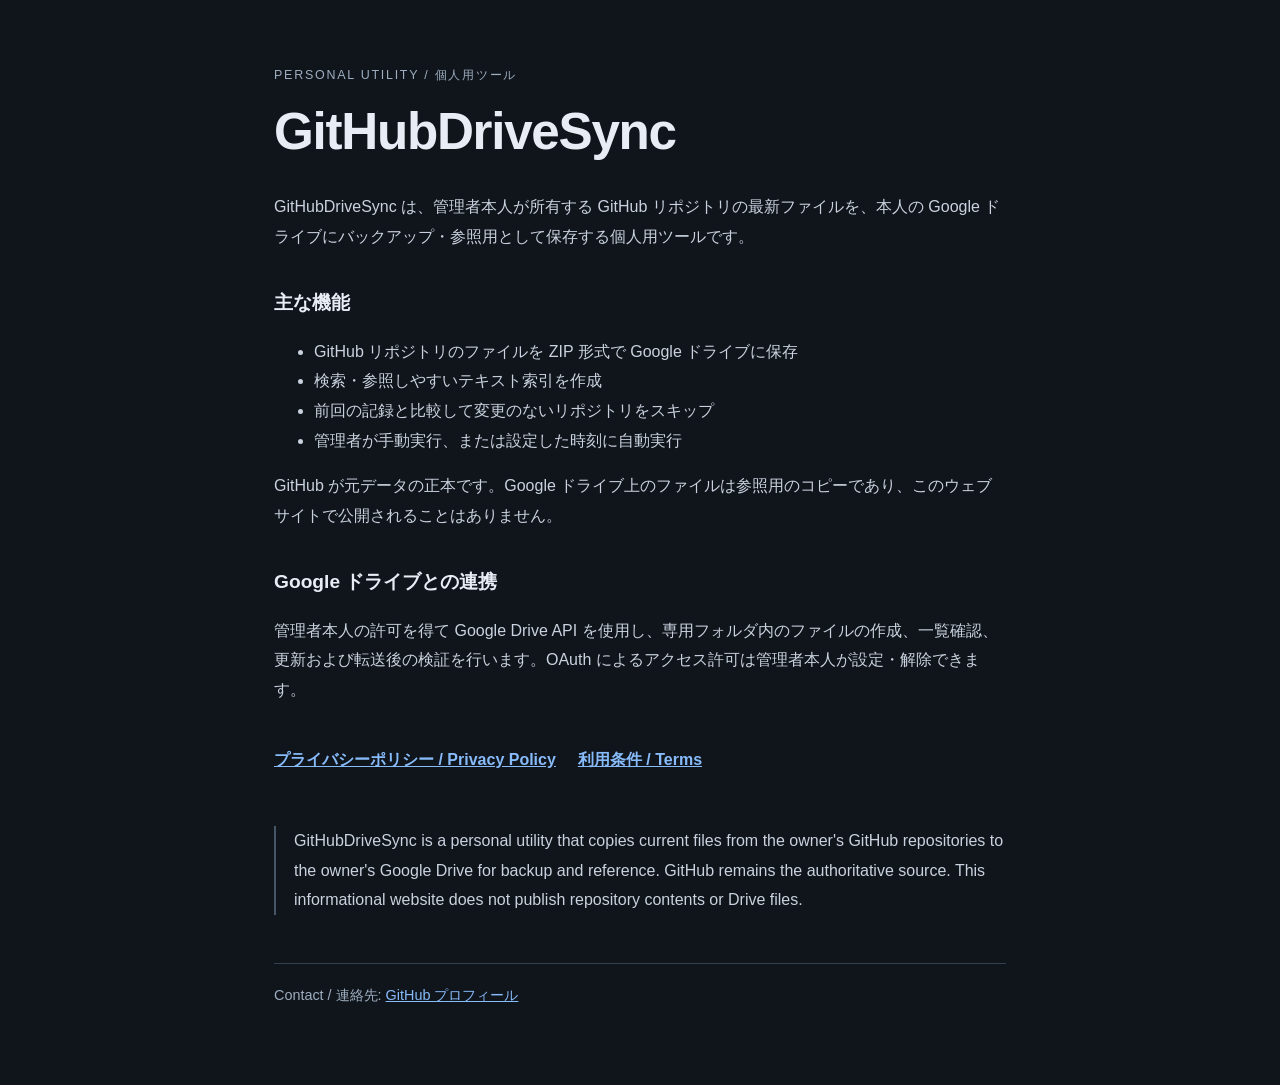
<file: oauth-site/index.html>
<!doctype html>
<html lang="ja">
<head>
  <meta charset="utf-8">
  <meta name="viewport" content="width=device-width, initial-scale=1">
  <meta name="description" content="GitHubDriveSync は、所有する GitHub リポジトリの最新ファイルを Google ドライブに保存する個人用同期ツールです。">
  <title>GitHubDriveSync — アプリについて</title>
  <link rel="stylesheet" href="styles.css">
</head>
<body>
  <main>
    <p class="eyebrow">Personal utility / 個人用ツール</p>
    <h1>GitHubDriveSync</h1>
    <p>GitHubDriveSync は、管理者本人が所有する GitHub リポジトリの最新ファイルを、本人の Google ドライブにバックアップ・参照用として保存する個人用ツールです。</p>
    <h2>主な機能</h2>
    <ul>
      <li>GitHub リポジトリのファイルを ZIP 形式で Google ドライブに保存</li>
      <li>検索・参照しやすいテキスト索引を作成</li>
      <li>前回の記録と比較して変更のないリポジトリをスキップ</li>
      <li>管理者が手動実行、または設定した時刻に自動実行</li>
    </ul>
    <p>GitHub が元データの正本です。Google ドライブ上のファイルは参照用のコピーであり、このウェブサイトで公開されることはありません。</p>
    <h2>Google ドライブとの連携</h2>
    <p>管理者本人の許可を得て Google Drive API を使用し、専用フォルダ内のファイルの作成、一覧確認、更新および転送後の検証を行います。OAuth によるアクセス許可は管理者本人が設定・解除できます。</p>
    <nav aria-label="関連情報">
      <a href="privacy.html">プライバシーポリシー / Privacy Policy</a>
      <a href="terms.html">利用条件 / Terms</a>
    </nav>
    <p class="en">GitHubDriveSync is a personal utility that copies current files from the owner's GitHub repositories to the owner's Google Drive for backup and reference. GitHub remains the authoritative source. This informational website does not publish repository contents or Drive files.</p>
    <footer>Contact / 連絡先: <a href="https://github.com/osanamikoji">GitHub プロフィール</a></footer>
  </main>
</body>
</html>
</file>
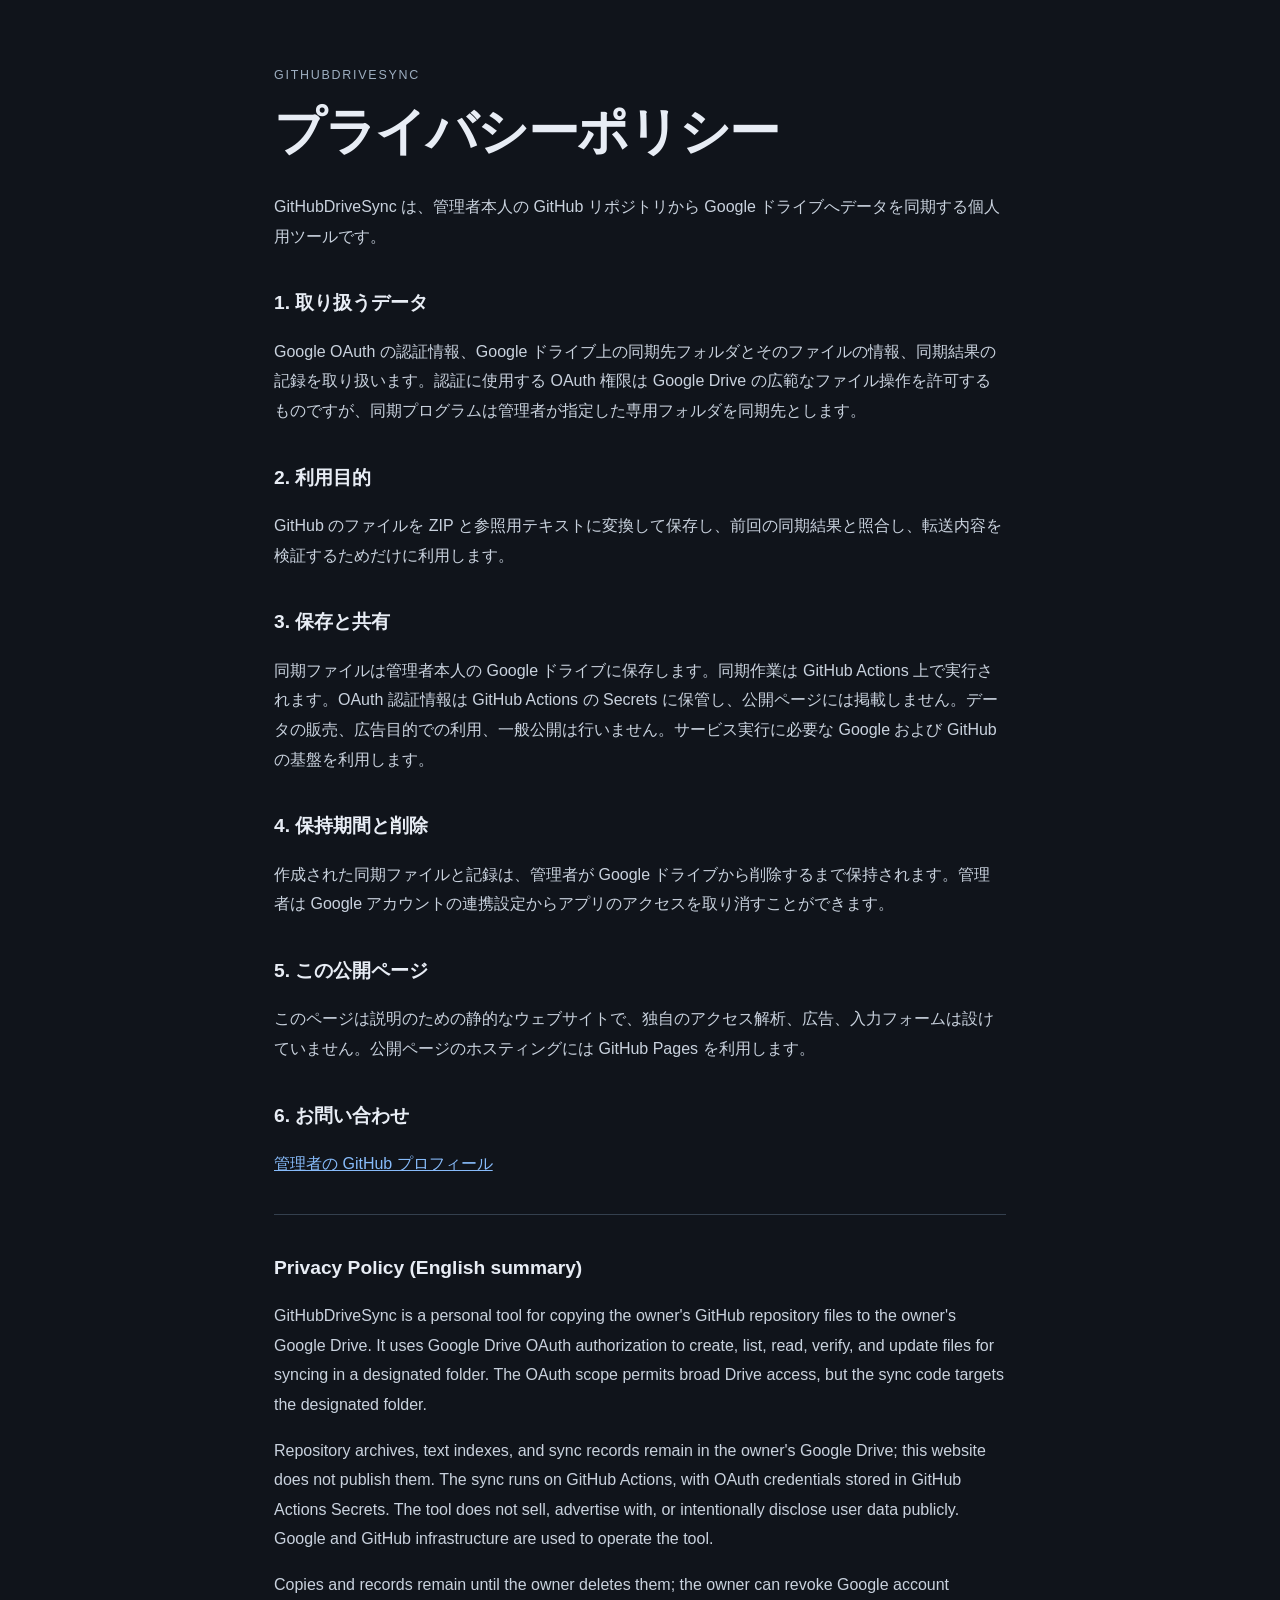
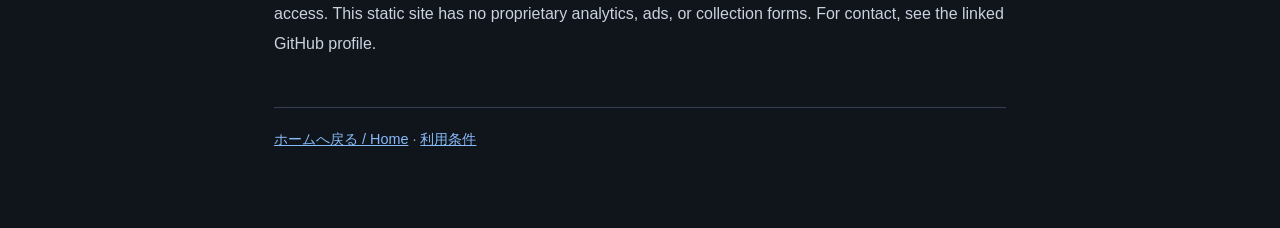
<file: oauth-site/privacy.html>
<!doctype html>
<html lang="ja">
<head>
  <meta charset="utf-8">
  <meta name="viewport" content="width=device-width, initial-scale=1">
  <meta name="description" content="GitHubDriveSync のプライバシーポリシー。">
  <title>プライバシーポリシー — GitHubDriveSync</title>
  <link rel="stylesheet" href="styles.css">
</head>
<body>
  <main>
    <p class="eyebrow">GitHubDriveSync</p>
    <h1>プライバシーポリシー</h1>
    <p>GitHubDriveSync は、管理者本人の GitHub リポジトリから Google ドライブへデータを同期する個人用ツールです。</p>

    <h2>1. 取り扱うデータ</h2>
    <p>Google OAuth の認証情報、Google ドライブ上の同期先フォルダとそのファイルの情報、同期結果の記録を取り扱います。認証に使用する OAuth 権限は Google Drive の広範なファイル操作を許可するものですが、同期プログラムは管理者が指定した専用フォルダを同期先とします。</p>

    <h2>2. 利用目的</h2>
    <p>GitHub のファイルを ZIP と参照用テキストに変換して保存し、前回の同期結果と照合し、転送内容を検証するためだけに利用します。</p>

    <h2>3. 保存と共有</h2>
    <p>同期ファイルは管理者本人の Google ドライブに保存します。同期作業は GitHub Actions 上で実行されます。OAuth 認証情報は GitHub Actions の Secrets に保管し、公開ページには掲載しません。データの販売、広告目的での利用、一般公開は行いません。サービス実行に必要な Google および GitHub の基盤を利用します。</p>

    <h2>4. 保持期間と削除</h2>
    <p>作成された同期ファイルと記録は、管理者が Google ドライブから削除するまで保持されます。管理者は Google アカウントの連携設定からアプリのアクセスを取り消すことができます。</p>

    <h2>5. この公開ページ</h2>
    <p>このページは説明のための静的なウェブサイトで、独自のアクセス解析、広告、入力フォームは設けていません。公開ページのホスティングには GitHub Pages を利用します。</p>

    <h2>6. お問い合わせ</h2>
    <p><a href="https://github.com/osanamikoji">管理者の GitHub プロフィール</a></p>

    <hr>
    <h2 lang="en">Privacy Policy (English summary)</h2>
    <div lang="en">
      <p>GitHubDriveSync is a personal tool for copying the owner's GitHub repository files to the owner's Google Drive. It uses Google Drive OAuth authorization to create, list, read, verify, and update files for syncing in a designated folder. The OAuth scope permits broad Drive access, but the sync code targets the designated folder.</p>
      <p>Repository archives, text indexes, and sync records remain in the owner's Google Drive; this website does not publish them. The sync runs on GitHub Actions, with OAuth credentials stored in GitHub Actions Secrets. The tool does not sell, advertise with, or intentionally disclose user data publicly. Google and GitHub infrastructure are used to operate the tool.</p>
      <p>Copies and records remain until the owner deletes them; the owner can revoke Google account access. This static site has no proprietary analytics, ads, or collection forms. For contact, see the linked GitHub profile.</p>
    </div>
    <footer><a href="index.html">ホームへ戻る / Home</a> · <a href="terms.html">利用条件</a></footer>
  </main>
</body>
</html>
</file>
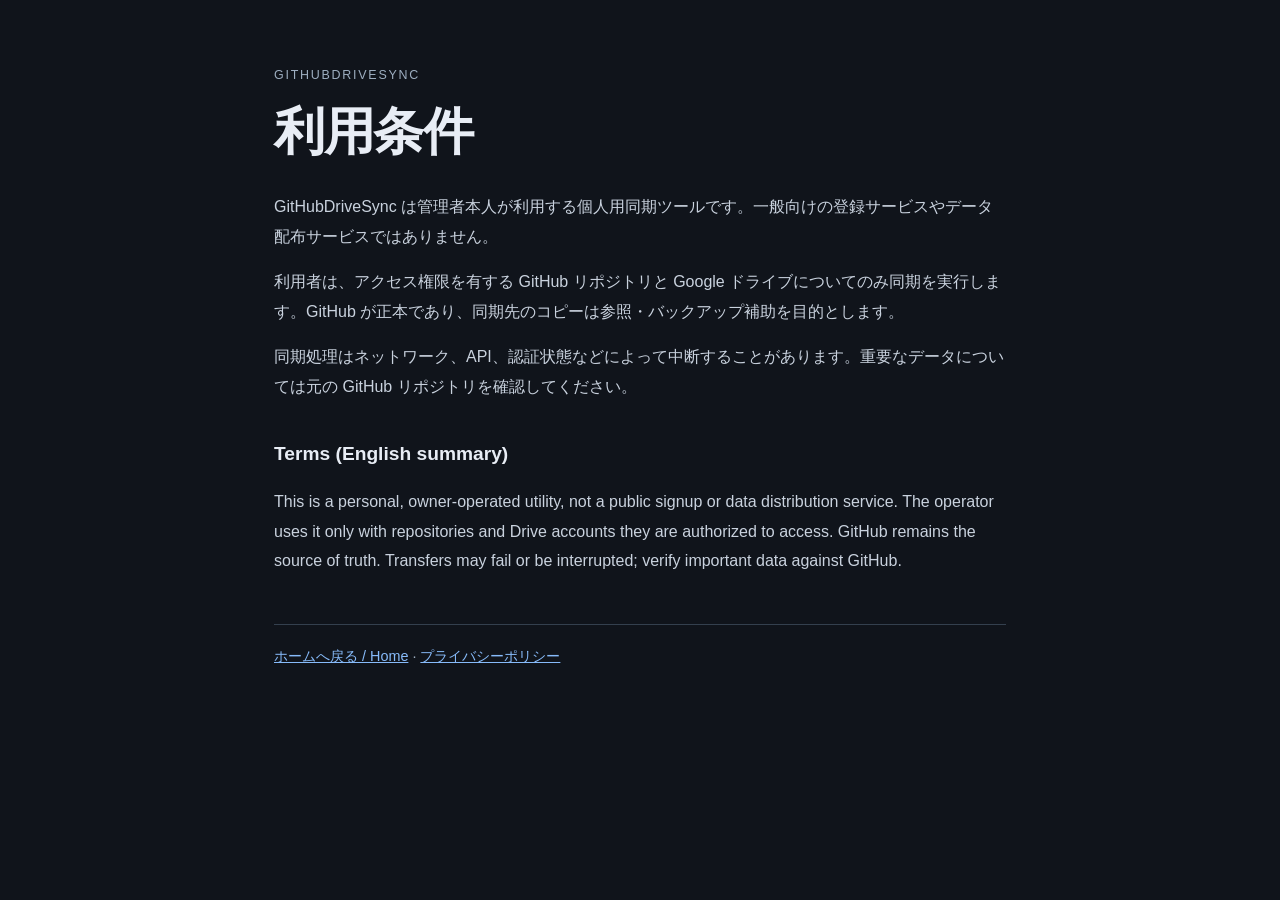
<file: oauth-site/terms.html>
<!doctype html>
<html lang="ja">
<head>
  <meta charset="utf-8">
  <meta name="viewport" content="width=device-width, initial-scale=1">
  <title>利用条件 — GitHubDriveSync</title>
  <link rel="stylesheet" href="styles.css">
</head>
<body>
  <main>
    <p class="eyebrow">GitHubDriveSync</p>
    <h1>利用条件</h1>
    <p>GitHubDriveSync は管理者本人が利用する個人用同期ツールです。一般向けの登録サービスやデータ配布サービスではありません。</p>
    <p>利用者は、アクセス権限を有する GitHub リポジトリと Google ドライブについてのみ同期を実行します。GitHub が正本であり、同期先のコピーは参照・バックアップ補助を目的とします。</p>
    <p>同期処理はネットワーク、API、認証状態などによって中断することがあります。重要なデータについては元の GitHub リポジトリを確認してください。</p>
    <h2 lang="en">Terms (English summary)</h2>
    <p lang="en">This is a personal, owner-operated utility, not a public signup or data distribution service. The operator uses it only with repositories and Drive accounts they are authorized to access. GitHub remains the source of truth. Transfers may fail or be interrupted; verify important data against GitHub.</p>
    <footer><a href="index.html">ホームへ戻る / Home</a> · <a href="privacy.html">プライバシーポリシー</a></footer>
  </main>
</body>
</html>
</file>
<file: oauth-site/styles.css>
:root { color-scheme: dark; font-family: -apple-system, BlinkMacSystemFont, "Noto Sans JP", "Segoe UI", sans-serif; background: #10141b; color: #e8edf5; }
* { box-sizing: border-box; }
body { margin: 0; line-height: 1.85; }
main { max-width: 780px; margin: 0 auto; padding: 52px 24px 76px; }
h1 { line-height: 1.25; font-size: clamp(2rem, 6vw, 3.2rem); margin: 8px 0 28px; letter-spacing: -.025em; }
h2 { font-size: 1.2rem; margin-top: 34px; }
p, li { color: #c9d2de; }
.eyebrow { color: #9daec0; text-transform: uppercase; font-size: .78rem; letter-spacing: .14em; }
a { color: #87bbfa; }
a:hover, a:focus-visible { color: #b9d8ff; }
nav { display: flex; flex-wrap: wrap; gap: 14px 22px; padding: 24px 0; }
nav a { font-weight: 600; }
.en { border-left: 2px solid #475569; padding-left: 18px; margin-top: 28px; }
footer { border-top: 1px solid #34404e; margin-top: 48px; padding-top: 18px; color: #9daec0; font-size: .9rem; }
hr { border: 0; border-top: 1px solid #34404e; margin: 35px 0; }
</file>
